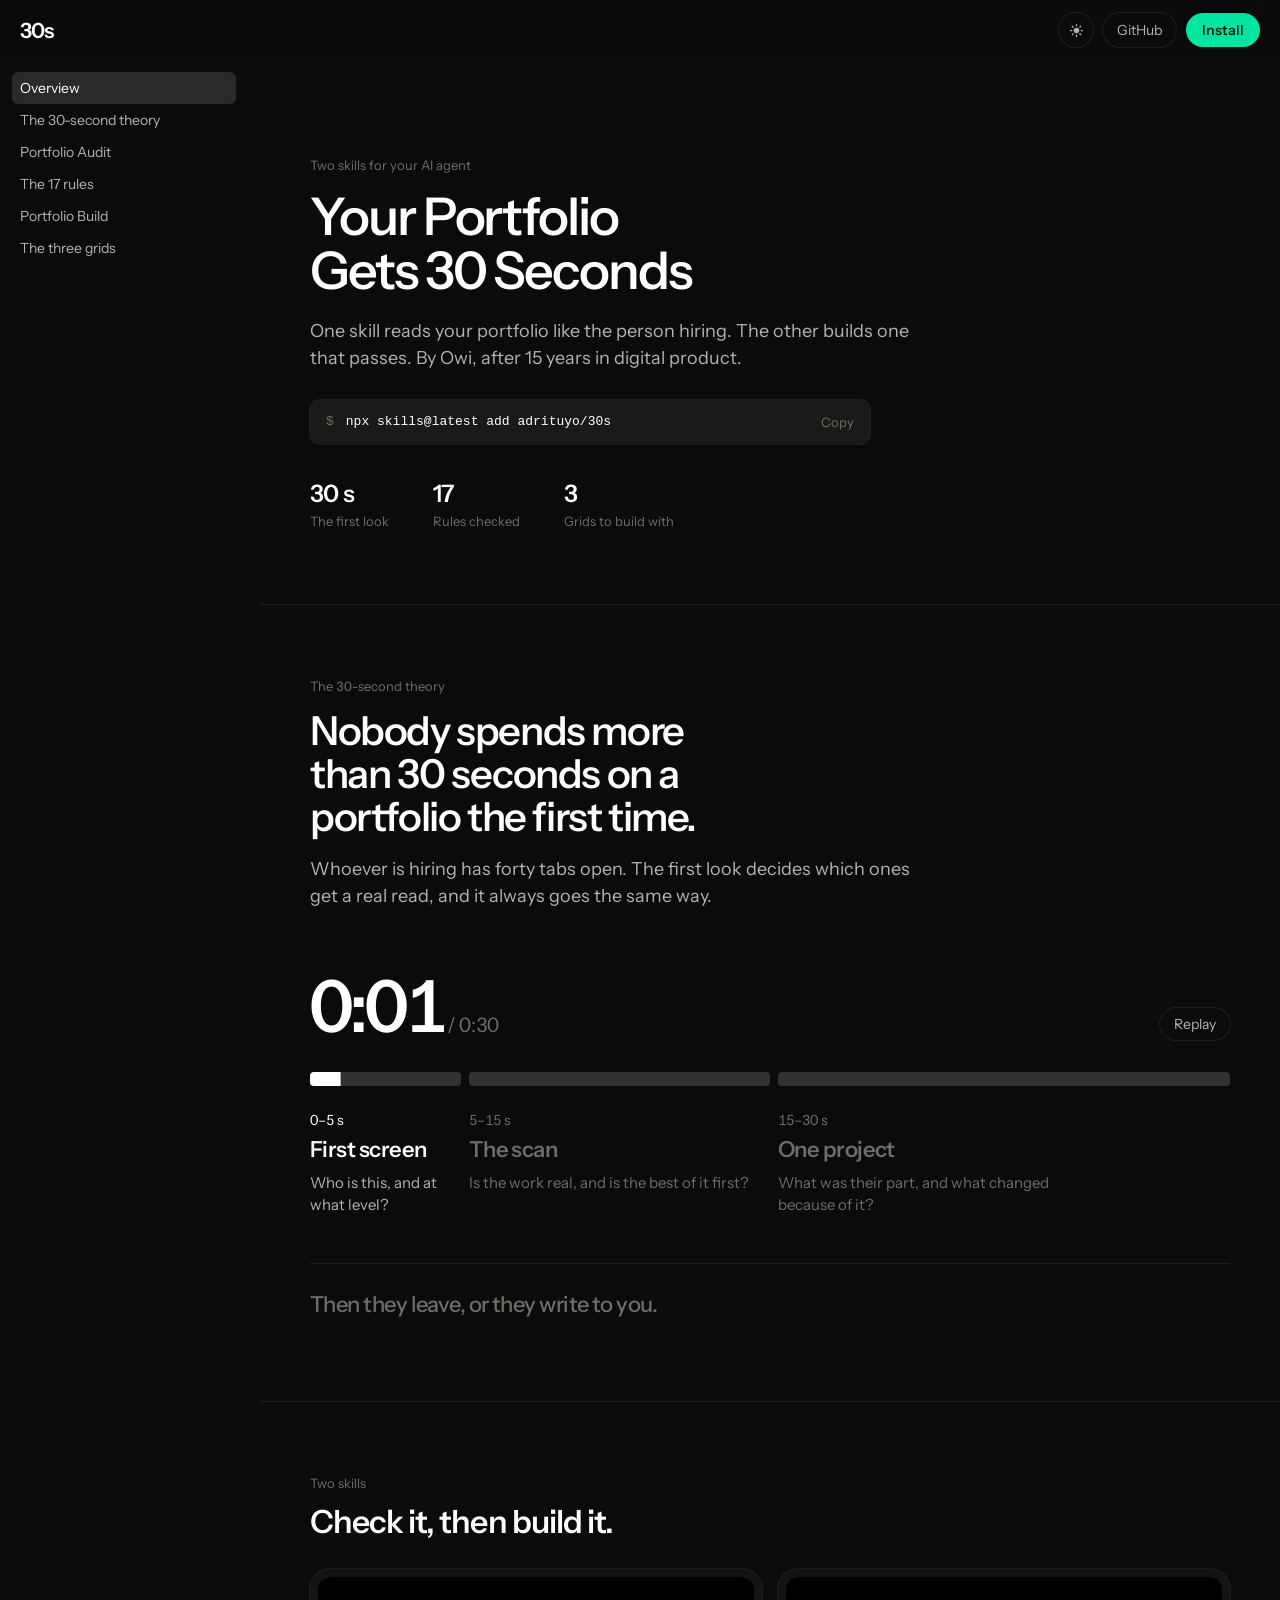
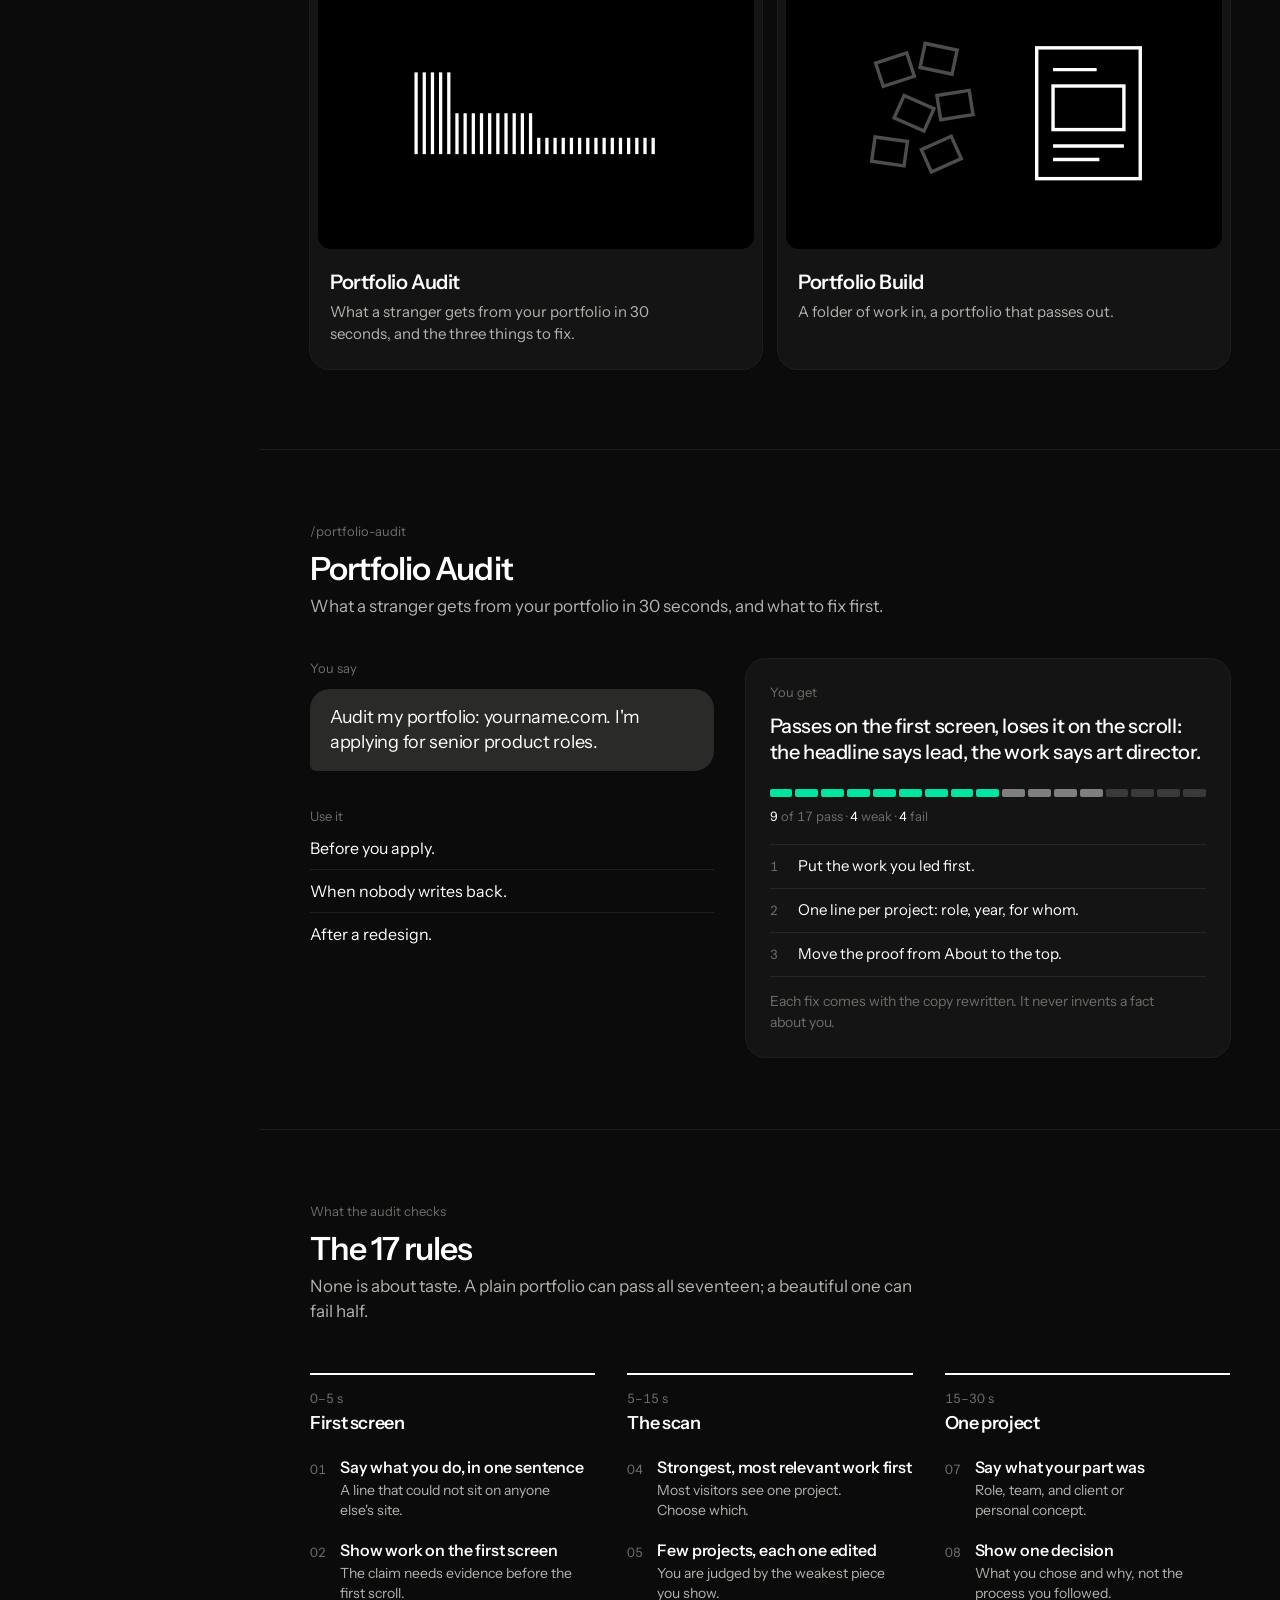
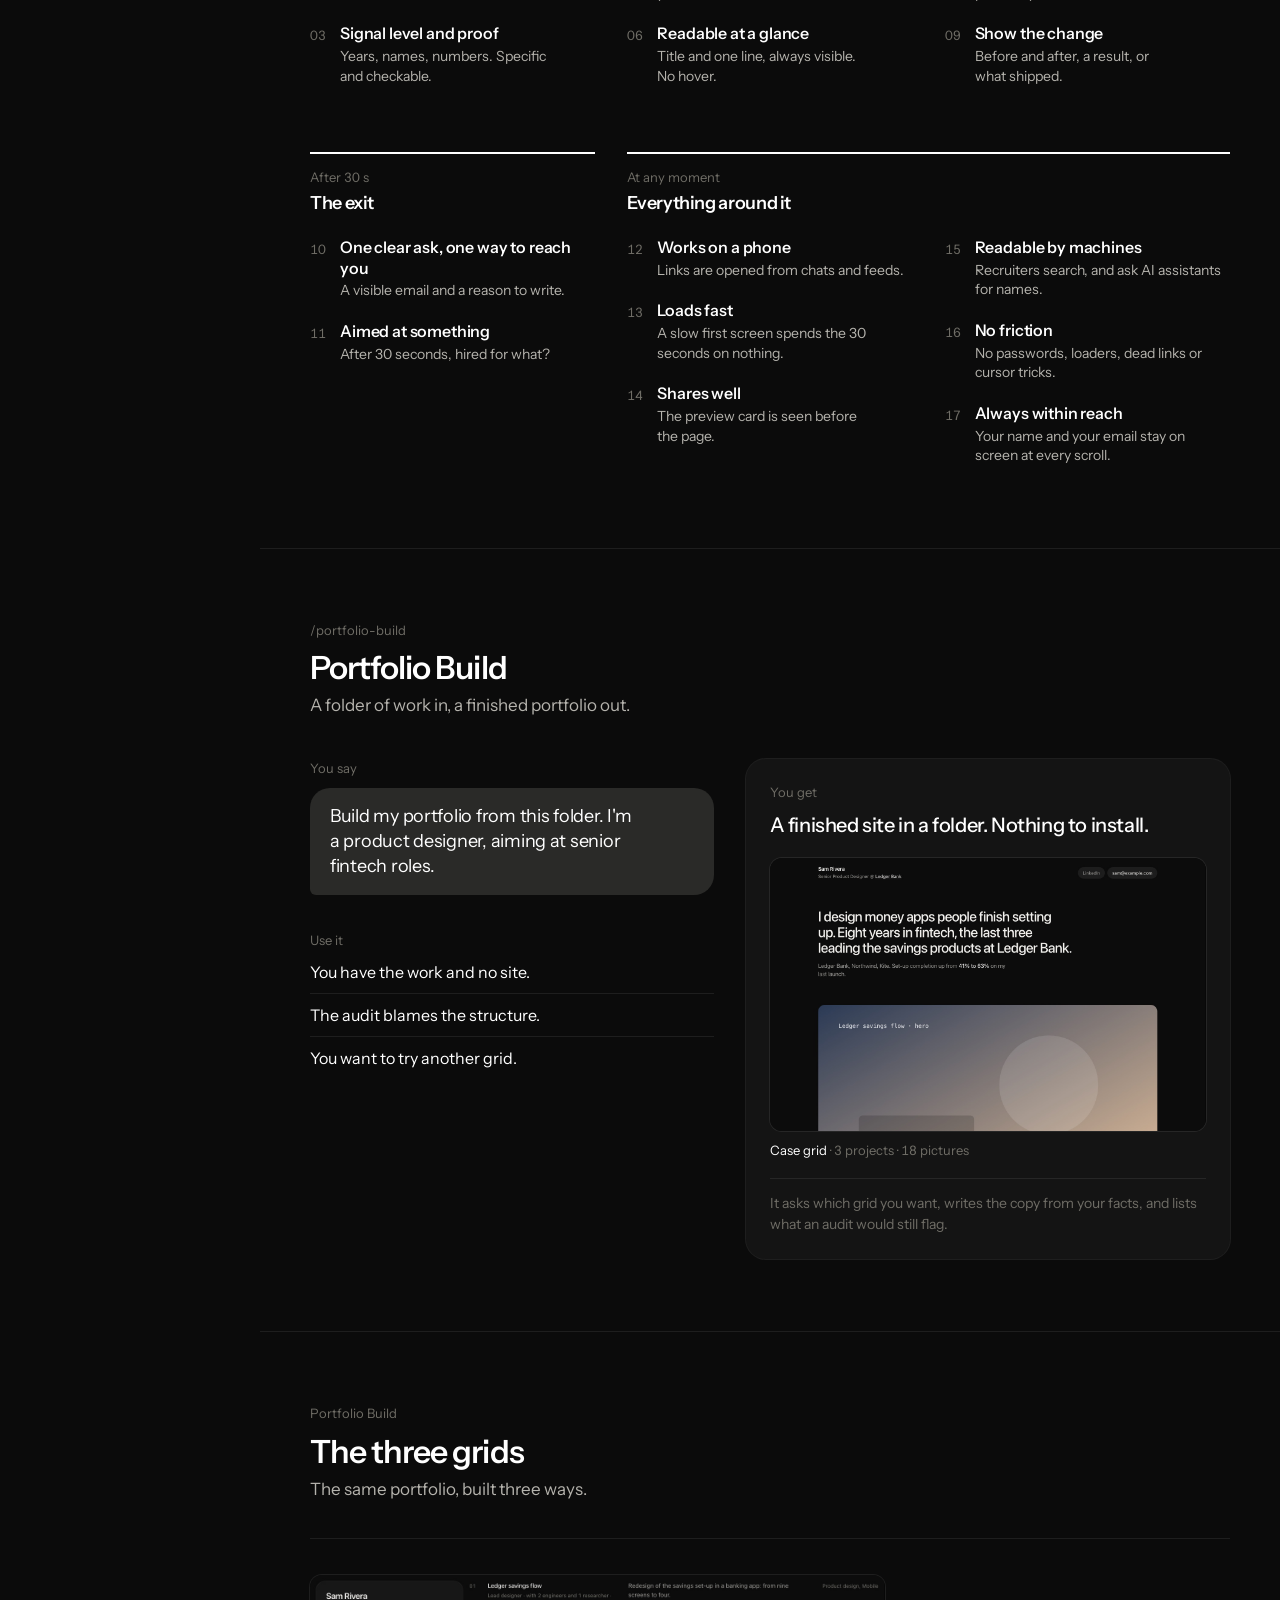
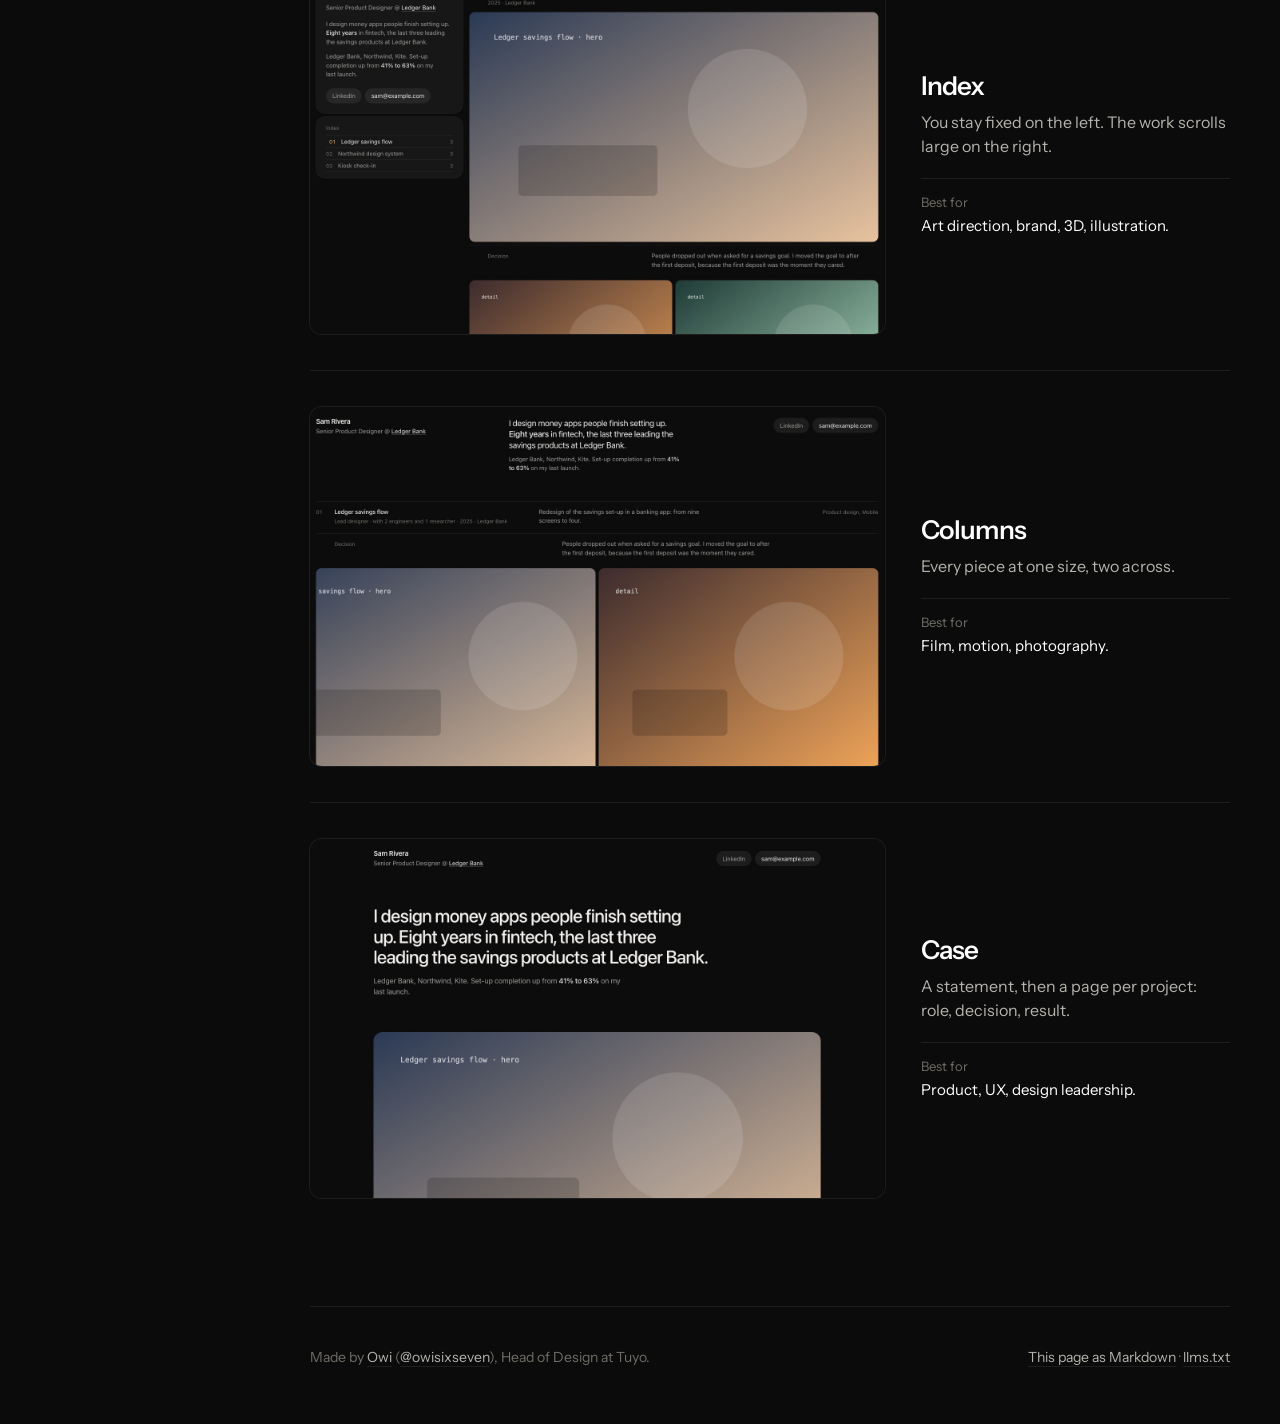
<file: site/index.html>
<!doctype html>
<html lang="en">
<head>
<meta charset="utf-8">
<meta name="viewport" content="width=device-width, initial-scale=1">
<title>Portfolio Skills — Your portfolio gets 30 seconds</title>
<meta name="description" content="Two agent skills for designers: audit your portfolio the way a reviewer reads it in 30 seconds, and build one that passes. 17 rules, 3 grids. By Owi.">
<link rel="canonical" href="https://30s.design/">
<link rel="icon" href="/favicon.svg" type="image/svg+xml">
<meta property="og:url" content="https://30s.design/">
<meta property="og:type" content="website">
<meta property="og:image" content="https://30s.design/og.jpg">
<meta property="og:image:width" content="1200">
<meta property="og:image:height" content="630">
<meta property="og:title" content="Portfolio Skills — Your portfolio gets 30 seconds">
<meta property="og:description" content="Audit your portfolio the way a reviewer reads it in 30 seconds, and build one that passes. 17 rules, 3 grids.">
<meta name="twitter:card" content="summary_large_image">
<meta name="twitter:site" content="@owisixseven">
<meta name="twitter:creator" content="@owisixseven">
<meta name="twitter:title" content="Portfolio Skills — Your portfolio gets 30 seconds">
<meta name="twitter:description" content="Audit your portfolio the way a reviewer reads it in 30 seconds, and build one that passes. 17 rules, 3 grids.">
<meta name="twitter:image" content="https://30s.design/og.jpg">
<meta property="og:site_name" content="Portfolio Skills">
<meta property="og:locale" content="en_US">
<meta property="og:image:alt" content="Portfolio Skills: audit and build a portfolio that gets read, by Owi">
<meta name="author" content="Owi">
<meta name="robots" content="index, follow, max-image-preview:large, max-snippet:-1">
<meta name="theme-color" content="#0b0b0b">
<link rel="author" href="https://theartofvisual.com/about/">
<link rel="me" href="https://x.com/owisixseven">
<link rel="alternate" type="text/markdown" href="https://30s.design/index.md" title="This page as Markdown">
<link rel="sitemap" type="application/xml" href="/sitemap.xml">
<script type="application/ld+json">{"@context": "https://schema.org", "@graph": [{"@type": "WebSite", "@id": "https://30s.design/#site", "url": "https://30s.design/", "name": "Portfolio Skills", "alternateName": "30s.design", "inLanguage": "en", "publisher": {"@id": "https://theartofvisual.com/#owi"}}, {"@type": "WebPage", "@id": "https://30s.design/#page", "url": "https://30s.design/", "name": "Portfolio Skills — Your portfolio gets 30 seconds", "description": "Two agent skills for designers: audit your portfolio the way a reviewer reads it in 30 seconds, and build one that passes. 17 rules, 3 grids. By Owi.", "inLanguage": "en", "isPartOf": {"@id": "https://30s.design/#site"}, "about": {"@id": "https://30s.design/#skills"}, "author": {"@id": "https://theartofvisual.com/#owi"}, "primaryImageOfPage": {"@type": "ImageObject", "url": "https://30s.design/og.jpg", "width": 1200, "height": 630}, "datePublished": "2026-11-18", "dateModified": "2026-11-18"}, {"@type": "SoftwareSourceCode", "@id": "https://30s.design/#skills", "name": "Portfolio Skills", "description": "Two agent skills for design portfolios: Portfolio Audit, a 30-second audit against 17 rules, and Portfolio Build, which builds a portfolio in one of three grids.", "url": "https://30s.design/", "codeRepository": "https://github.com/adrituyo/30s", "license": "https://opensource.org/license/mit", "programmingLanguage": "Python", "runtimePlatform": "AI agents that load skills", "isAccessibleForFree": true, "author": {"@id": "https://theartofvisual.com/#owi"}, "keywords": "design portfolio, portfolio audit, portfolio review, agent skills, Claude skills, 30-second test"}, {"@type": "ItemList", "@id": "https://30s.design/#rules", "name": "The 17 rules of the 30-second portfolio audit", "numberOfItems": 17, "itemListElement": [{"@type": "ListItem", "position": 1, "name": "Say what you do, in one sentence", "description": "A line that could not sit on anyone else's site."}, {"@type": "ListItem", "position": 2, "name": "Show work on the first screen", "description": "The claim needs evidence before the first scroll."}, {"@type": "ListItem", "position": 3, "name": "Signal level and proof", "description": "Years, names, numbers. Specific and checkable."}, {"@type": "ListItem", "position": 4, "name": "Strongest, most relevant work first", "description": "Most visitors see one project. Choose which."}, {"@type": "ListItem", "position": 5, "name": "Few projects, each one edited", "description": "You are judged by the weakest piece you show."}, {"@type": "ListItem", "position": 6, "name": "Readable at a glance", "description": "Title and one line, always visible. No hover."}, {"@type": "ListItem", "position": 7, "name": "Say what your part was", "description": "Role, team, and client or personal concept."}, {"@type": "ListItem", "position": 8, "name": "Show one decision", "description": "What you chose and why, not the process you followed."}, {"@type": "ListItem", "position": 9, "name": "Show the change", "description": "Before and after, a result, or what shipped."}, {"@type": "ListItem", "position": 10, "name": "One clear ask, one way to reach you", "description": "A visible email and a reason to write."}, {"@type": "ListItem", "position": 11, "name": "Aimed at something", "description": "After 30 seconds, hired for what?"}, {"@type": "ListItem", "position": 12, "name": "Works on a phone", "description": "Links are opened from chats and feeds."}, {"@type": "ListItem", "position": 13, "name": "Loads fast", "description": "A slow first screen spends the 30 seconds on nothing."}, {"@type": "ListItem", "position": 14, "name": "Shares well", "description": "The preview card is seen before the page."}, {"@type": "ListItem", "position": 15, "name": "Readable by machines", "description": "Recruiters search, and ask AI assistants for names."}, {"@type": "ListItem", "position": 16, "name": "No friction", "description": "No passwords, loaders, dead links or cursor tricks."}, {"@type": "ListItem", "position": 17, "name": "Always within reach", "description": "Your name and your email stay on screen at every scroll."}]}, {"@type": "Person", "@id": "https://theartofvisual.com/#owi", "name": "Owi", "alternateName": "Adri Garcia", "jobTitle": "Head of Design", "worksFor": {"@type": "Organization", "name": "Tuyo"}, "url": "https://theartofvisual.com/", "sameAs": ["https://x.com/owisixseven"]}]}</script>
<script>try { if (localStorage.getItem('theme') === 'light') document.documentElement.dataset.theme = 'light'; } catch (e) {}</script>
<link rel="preconnect" href="https://fonts.googleapis.com">
<link rel="preconnect" href="https://fonts.gstatic.com" crossorigin>
<link rel="stylesheet" href="https://fonts.googleapis.com/css2?family=Instrument+Sans:wght@400..600&display=swap">
<style>
:root {
  --bg: #0b0b0b; --fg: #fff; --mut: #b5b3ad; --dim: #6f6d66; --line: rgba(255, 255, 255, .08);
  --card: #141414; --card-h: #171717; --track: rgba(255, 255, 255, .16); --active: #2a2a28; --code: #1a1a18;
  --acc: #00e6a0; --acc-ink: #00130c; --ring: rgba(255, 255, 255, .08);
  --sans: "Instrument Sans", ui-sans-serif, system-ui, -apple-system, "Helvetica Neue", Arial, sans-serif;
  --mono: ui-monospace, "SF Mono", Menlo, Consolas, monospace;   /* commands only */
  --side: 260px; --ease: cubic-bezier(.23, 1, .32, 1);
  color-scheme: dark;
}
:root[data-theme="light"] {
  --bg: #f7f7f5; --fg: #111110; --mut: #55534e; --dim: #8a8880; --line: rgba(0, 0, 0, .09);
  --card: #fff; --card-h: #fff; --track: rgba(0, 0, 0, .14); --active: #e9e8e4; --code: #eeede9;
  --acc: #008f63; --acc-ink: #fff; --ring: rgba(0, 0, 0, .08);
  color-scheme: light;
}
*, *::before, *::after { box-sizing: border-box; }
html { background: var(--bg); scroll-behavior: smooth; scroll-padding-top: 76px; -webkit-text-size-adjust: 100%; }
body { margin: 0; overflow-x: clip; background: var(--bg); color: var(--fg); font: 400 16px/1.5 var(--sans); -webkit-font-smoothing: antialiased; }
h1, h2, h3, h4, p, ol, ul, pre { margin: 0; padding: 0; font: inherit; }
ol, ul { list-style: none; }
a { color: inherit; text-decoration: none; }
button { font: inherit; color: inherit; background: none; border: 0; padding: 0; cursor: pointer; }
:focus-visible { outline: 2px solid var(--acc); outline-offset: 2px; border-radius: 6px; }
.mono { font-size: 13px; color: var(--dim); font-variant-numeric: tabular-nums; }
code.slot { font: 14px var(--mono); color: var(--mut); }

/* ── Top bar ── */
.bar { position: fixed; inset: 0 0 auto 0; height: 60px; z-index: 10; display: flex; align-items: center; gap: 10px; padding: 0 20px 0 14px; background: color-mix(in srgb, var(--bg) 86%, transparent); backdrop-filter: blur(12px); -webkit-backdrop-filter: blur(12px); }
.logo { padding: 0 6px; font-size: 21px; font-weight: 600; letter-spacing: -.045em; line-height: 1; }
.bar .sp { flex: 1; }
.ib { width: 34px; height: 34px; border-radius: 50%; display: grid; place-items: center; color: var(--mut); box-shadow: 0 0 0 1px var(--ring); transition: color .2s, background .2s; }
.ib:hover { color: var(--fg); background: var(--active); }
.ghost { height: 34px; padding: 0 14px; border-radius: 100px; display: inline-flex; align-items: center; font-size: 14px; color: var(--mut); box-shadow: 0 0 0 1px var(--ring); transition: color .2s, background .2s; }
.ghost:hover { color: var(--fg); background: var(--active); }
.cta { height: 34px; padding: 0 16px; border-radius: 100px; display: inline-flex; align-items: center; font-size: 14px; font-weight: 550; background: var(--acc); color: var(--acc-ink); transition: filter .2s; }
.cta:hover { filter: brightness(1.08); }
.menu { display: none; }

/* ── Sidebar ── */
.side { position: fixed; top: 60px; bottom: 0; left: 0; width: var(--side); padding: 12px 24px 24px 12px; overflow-y: auto; scrollbar-width: thin; }
.side a { display: flex; align-items: center; height: 32px; padding: 0 8px; border-radius: 6px; font-size: 14px; color: var(--mut); transition: color .15s, background .15s; }
.side a:hover { color: var(--fg); }
.side a.on { color: var(--fg); background: var(--active); }

/* ── Page ── */
main { margin-left: var(--side); min-height: 100vh; padding: 60px 0 0; }
.wrap { max-width: 984px; margin: 0 auto; padding: 0 32px; }
.hero { position: relative; padding: 96px 0 72px; }
.hero .wrap { position: relative; }
.hero h1 { font-size: 52px; line-height: 54px; font-weight: 550; letter-spacing: -.04em; max-width: 12ch; margin-top: 14px; text-wrap: balance; }
.hero .sub { margin-top: 20px; font-size: 18px; color: var(--mut); max-width: 50ch; text-wrap: pretty; }
.cmd { margin-top: 28px; display: flex; align-items: center; gap: 12px; width: min(100%, 560px); height: 44px; padding: 0 6px 0 16px; border-radius: 10px; background: var(--code); box-shadow: 0 0 0 1px var(--ring); font: 13px var(--mono); }
.cmd i { color: var(--dim); font-style: normal; }
.cmd code { flex: 1; font: inherit; white-space: nowrap; overflow: hidden; text-overflow: ellipsis; }
.cmd button { height: 32px; padding: 0 10px; border-radius: 6px; font: 13px var(--sans); color: var(--dim); transition: color .15s, background .15s; }
.cmd button:hover { color: var(--fg); background: var(--active); }
.stats { display: flex; gap: 44px; margin-top: 36px; }
.stats b { display: block; font-size: 24px; font-weight: 575; letter-spacing: -.025em; line-height: 1.2; }

/* The 30 seconds: a large clock and three solid bars, as long as each moment lasts, that fill in real time */
.tl { margin-top: 64px; }
.tl-top { display: flex; justify-content: space-between; align-items: flex-end; gap: 16px; }
.tl-clock { font-variant-numeric: tabular-nums; color: var(--dim); font-size: 20px; letter-spacing: -.02em; }
.tl-clock b { font-size: 72px; line-height: .9; font-weight: 550; letter-spacing: -.05em; color: var(--fg); }
.tl-top button { height: 32px; padding: 0 14px; border-radius: 100px; font-size: 14px; color: var(--mut); box-shadow: 0 0 0 1px var(--ring); transition: color .2s, background .2s; }
.tl-top button:hover { color: var(--fg); background: var(--active); }
.tl-ph { display: grid; grid-template-columns: 5fr 10fr 15fr; gap: 8px; margin-top: 32px; }
.tl-ph li { --q: 0; min-width: 0; padding-right: 20px; color: var(--dim); transition: color .4s var(--ease); }
.tl-ph i { display: block; position: relative; height: 14px; margin: 0 -20px 24px 0; border-radius: 4px; overflow: hidden; background: var(--track); }
.tl-ph i::after { content: ""; position: absolute; inset: 0; background: var(--fg); transform-origin: 0 50%; transform: scaleX(var(--q)); }
.tl-ph span { display: block; font-size: 14px; font-variant-numeric: tabular-nums; }
.tl-ph b { display: block; margin-top: 6px; font-size: 22px; line-height: 1.2; font-weight: 575; letter-spacing: -.025em; }
.tl-ph p { margin-top: 8px; font-size: 15px; line-height: 1.45; max-width: 32ch; text-wrap: pretty; }
.tl-ph li.done { color: var(--mut); }
.tl-ph li.now { color: var(--fg); }
.tl-ph li.now p { color: var(--mut); }
.tl-end { margin-top: 48px; padding-top: 24px; border-top: 1px solid var(--line); font-size: 22px; font-weight: 500; letter-spacing: -.025em; color: var(--dim); transition: color .4s var(--ease); }
.tl.over .tl-end { color: var(--fg); }



.sec { padding: 72px 0 80px; border-top: 1px solid var(--line); }
.sec h2 { font-size: 32px; line-height: 1.15; font-weight: 575; letter-spacing: -.03em; }
.duo { display: grid; grid-template-columns: repeat(2, minmax(0, 1fr)); gap: 16px; margin-top: 28px; }
.lede { margin-top: 6px; font-size: 17px; color: var(--mut); max-width: 60ch; text-wrap: pretty; }

.cardk { display: flex; flex-direction: column; padding: 8px; border-radius: 20px; background: var(--card); box-shadow: 0 0 0 1px var(--ring); transition: background .2s var(--ease), box-shadow .2s var(--ease); }
.cardk:hover { background: var(--card-h); box-shadow: 0 0 0 1px var(--ring), 0 8px 24px rgba(0, 0, 0, .12); }
/* The pictures: white marks on black, as few as say the idea. The same in light and dark. */
.well { aspect-ratio: 16 / 10; border-radius: 13px; display: block; overflow: hidden; background: #000; }
.well svg { display: block; width: 100%; height: 100%; }
.well .w { fill: #fff; } .well .g { fill: #4d4d4d; }
.well .sw, .well .sg { fill: none; stroke: #fff; stroke-width: 1.25; } .well .sg { stroke: #4d4d4d; }
.cardk h3 { font-size: 20px; font-weight: 575; letter-spacing: -.02em; padding: 18px 12px 0; }
.cardk p { font-size: 15px; line-height: 1.45; color: var(--mut); padding: 4px 12px 16px; max-width: 38ch; text-wrap: pretty; }

/* ── Detail sections ── */
.detail { padding: 72px 0; border-top: 1px solid var(--line); }
.detail .kicker { display: block; margin-bottom: 10px; }
.detail h2 { font-size: 32px; line-height: 1.15; font-weight: 575; letter-spacing: -.03em; }
/* The theory: the thesis in large type, then the 30 seconds played out */
.theory { padding: 72px 0 80px; border-top: 1px solid var(--line); }
.theory .kicker { display: block; margin-bottom: 12px; }
.theory h2 { font-size: 40px; line-height: 1.08; font-weight: 550; letter-spacing: -.035em; max-width: 19ch; text-wrap: balance; }
.theory .lede { margin-top: 18px; font-size: 18px; max-width: 52ch; }

/* A skill, as a use: what you say on the left, what comes back on the right */
.lab { display: block; margin-bottom: 10px; font-size: 13px; color: var(--dim); }
.flow { display: grid; grid-template-columns: minmax(0, 5fr) minmax(0, 6fr); gap: 32px; margin-top: 40px; align-items: start; }
.ask { padding: 16px 20px; border-radius: 20px 20px 20px 6px; background: var(--active); font-size: 18px; line-height: 1.38; letter-spacing: -.015em; text-wrap: pretty; }
.ask + .lab { margin-top: 36px; }
.when li { padding: 9px 0; border-top: 1px solid var(--line); font-size: 16px; }
.when li:first-child { border-top: 0; padding-top: 0; }
.fixes li { display: grid; grid-template-columns: 28px minmax(0, 1fr); padding: 10px 0; border-top: 1px solid var(--line); font-size: 15px; }
.fixes i { font-size: 13px; line-height: 1.75; font-style: normal; color: var(--dim); font-variant-numeric: tabular-nums; }
.get { padding: 24px; border-radius: 20px; background: var(--card); box-shadow: 0 0 0 1px var(--ring); }
.verdict { font-size: 20px; line-height: 1.3; font-weight: 500; letter-spacing: -.02em; text-wrap: pretty; }
.score { display: flex; gap: 3px; margin-top: 24px; }
.score i { flex: 1; height: 8px; border-radius: 2px; background: var(--track); }
.score .p { background: var(--acc); } .score .w { background: color-mix(in srgb, var(--fg) 46%, transparent); }
.get .shot { margin-top: 20px; }
.legend { margin: 10px 0 18px; font-size: 13px; color: var(--dim); font-variant-numeric: tabular-nums; }
.legend b { font-weight: 400; color: var(--fg); }
.more { padding-top: 14px; border-top: 1px solid var(--line); font-size: 14px; color: var(--dim); text-wrap: pretty; }


/* The rules: a column per moment, under a line like the ones in the clock. No boxes. */
.rules { display: grid; grid-template-columns: repeat(3, minmax(0, 1fr)); gap: 56px 32px; margin-top: 48px; }
.rules section { min-width: 0; }
.rules .wide { grid-column: span 2; }
.rules header { padding: 14px 0 10px; border-top: 2px solid var(--fg); }
.rules header span { display: block; font-size: 13px; color: var(--dim); font-variant-numeric: tabular-nums; }
.rules h3 { margin-top: 2px; font-size: 18px; font-weight: 575; letter-spacing: -.02em; }
.rules .wide ol { columns: 2; column-gap: 32px; }
.rules li { display: grid; grid-template-columns: 30px minmax(0, 1fr); padding: 10px 0; break-inside: avoid; }
.rules li i { font-size: 13px; line-height: 1.85; font-style: normal; color: var(--dim); font-variant-numeric: tabular-nums; }
.rules li b { display: block; font-size: 16px; line-height: 1.3; font-weight: 550; letter-spacing: -.01em; }
.rules li span { display: block; margin-top: 3px; font-size: 14px; line-height: 1.4; color: var(--mut); text-wrap: pretty; }


/* The grids: a real first screen of each, large, with what it is for */
.shot { border-radius: 12px; overflow: hidden; background: #0c0c0c; box-shadow: 0 0 0 1px var(--ring); }
.shot img { display: block; width: 100%; height: auto; }
.gridrow { display: grid; grid-template-columns: minmax(0, 13fr) minmax(0, 7fr); gap: 36px; align-items: center; padding: 36px 0; border-top: 1px solid var(--line); scroll-margin-top: 60px; }
.gridrow:first-of-type { margin-top: 36px; }
.gridrow h3 { font-size: 26px; line-height: 1.15; font-weight: 575; letter-spacing: -.03em; }
.gridrow p { margin-top: 8px; color: var(--mut); text-wrap: pretty; }
.gridrow .for { margin-top: 20px; padding-top: 14px; border-top: 1px solid var(--line); color: var(--fg); font-size: 15px; }
.gridrow .for span { display: block; margin-bottom: 2px; font-size: 13px; color: var(--dim); }
.foot { padding: 40px 0 56px; border-top: 1px solid var(--line); display: flex; justify-content: space-between; gap: 24px; flex-wrap: wrap; font-size: 14px; color: var(--dim); }
.foot a { color: var(--mut); border-bottom: 1px solid var(--line); }
.foot a:hover { color: var(--fg); }

@media (max-width: 1100px) {
  .rules { grid-template-columns: repeat(2, minmax(0, 1fr)); }
  .gridrow { grid-template-columns: 1fr; gap: 20px; }
}
@media (max-width: 860px) {
  .menu { display: grid; }
  .side { transform: translateX(-100%); transition: transform .3s var(--ease); background: var(--bg); z-index: 9; width: min(84vw, 300px); }
  .open .side { transform: none; box-shadow: 24px 0 60px rgba(0, 0, 0, .35); }
  main { margin-left: 0; }
  .wrap { padding: 0 16px; }
  .bar { padding: 0 12px; }
  .ghost { display: none; }
  .hero { padding: 40px 0 48px; }
  .hero h1 { font-size: 36px; line-height: 40px; }
  .hero .sub { font-size: 17px; }
  .stats { gap: 24px; }
  .stats span { display: block; max-width: 11ch; }
  .cmd { width: 100%; }
  .tl { margin-top: 44px; }
  .tl-clock b { font-size: 56px; }
  .tl-ph { grid-template-columns: 1fr; gap: 28px; margin-top: 28px; }
  .tl-ph li { padding-right: 0; }
  .tl-ph i { height: 10px; margin: 0 0 14px; }
  .tl-end { margin-top: 36px; font-size: 19px; }
  .flow { grid-template-columns: 1fr; margin-top: 32px; gap: 28px; }
  .theory { padding: 48px 0 56px; }
  .theory h2 { font-size: 30px; }
  .get { padding: 20px; }
  .sec, .detail { padding: 56px 0; }
  .sec h2, .detail h2 { font-size: 28px; }
  .rules { gap: 40px 24px; }
}
@media (max-width: 620px) {
  .duo, .rules { grid-template-columns: 1fr; }
  .rules .wide { grid-column: auto; }
  .rules .wide ol { columns: 1; }
}
@media (prefers-reduced-motion: reduce) { html { scroll-behavior: auto; } *, *::before, *::after { animation: none !important; transition: none !important; } }
</style>
</head>
<body>

<header class="bar">
  <button class="ib menu" aria-label="Menu" aria-expanded="false"><svg width="16" height="16" viewBox="0 0 16 16" aria-hidden="true"><path d="M2 5h12M2 11h12" stroke="currentColor" stroke-width="1.5" stroke-linecap="round"/></svg></button>
  <a class="logo" href="#top" aria-label="30s, Portfolio Skills">30s</a>
  <span class="sp"></span>
  <button class="ib" id="theme" aria-label="Switch between light and dark"><svg width="15" height="15" viewBox="0 0 24 24" aria-hidden="true"><circle cx="12" cy="12" r="4.4" fill="currentColor"/><path stroke="currentColor" stroke-width="2" stroke-linecap="round" d="M12 2.500v2M12 19.500v2M2.500 12h2M19.500 12h2M5.300 5.300l1.400 1.400M17.300 17.300l1.400 1.400M5.300 18.700l1.400-1.400M17.300 6.700l1.400-1.400"/></svg></button>
  <a class="ghost" href="https://github.com/adrituyo/30s" data-repo>GitHub</a>
  <a class="cta" href="#install">Install</a>
</header>

<nav class="side" aria-label="Sections">
  <a href="#top" class="on">Overview</a>
  <a href="#theory">The 30-second theory</a>
  <a href="#audit">Portfolio Audit</a>
  <a href="#rules">The 17 rules</a>
  <a href="#build">Portfolio Build</a>
  <a href="#grids">The three grids</a>
</nav>

<main id="top">
  <section class="hero">
    <div class="wrap">
      <p class="mono">Two skills for your AI agent</p>
      <h1>Your Portfolio Gets 30 Seconds</h1>
      <p class="sub">One skill reads your portfolio like the person hiring. The other builds one that passes. By Owi, after 15 years in digital product.</p>
      <div class="cmd" id="install"><i>$</i><code>npx skills@latest add adrituyo/30s</code><button type="button" data-copy="npx skills@latest add adrituyo/30s">Copy</button></div>
      <div class="stats">
        <div><b>30 s</b><span class="mono">The first look</span></div>
        <div><b>17</b><span class="mono">Rules checked</span></div>
        <div><b>3</b><span class="mono">Grids to build with</span></div>
      </div>
    </div>
  </section>

  <section class="theory" id="theory">
    <div class="wrap">
      <span class="mono kicker">The 30-second theory</span>
      <h2>Nobody spends more than 30 seconds on a portfolio the first time.</h2>
      <p class="lede">Whoever is hiring has forty tabs open. The first look decides which ones get a real read, and it always goes the same way.</p>
      <div class="tl" id="tl" role="img" aria-label="The first 30 seconds of a visit: 0 to 5 seconds on the first screen, 5 to 15 scanning, 15 to 30 on one project, then they leave or they write.">
        <div class="tl-top"><p class="tl-clock"><b id="tl-t">0:00</b> / 0:30</p><button type="button" id="tl-re">Replay</button></div>
        <ol class="tl-ph">
          <li data-from="0" data-to="5"><i></i><span>0–5 s</span><b>First screen</b><p>Who is this, and at what level?</p></li>
          <li data-from="5" data-to="15"><i></i><span>5–15 s</span><b>The scan</b><p>Is the work real, and is the best of it first?</p></li>
          <li data-from="15" data-to="30"><i></i><span>15–30 s</span><b>One project</b><p>What was their part, and what changed because of it?</p></li>
        </ol>
        <p class="tl-end">Then they leave, or they write to you.</p>
      </div>
    </div>
  </section>

  <section class="sec">
    <div class="wrap">
      <span class="mono kicker" style="display:block;margin-bottom:10px">Two skills</span>
      <h2>Check it, then build it.</h2>
      <div class="duo">
        <a class="cardk" href="#audit"><span class="well"><svg viewBox="0 0 160 100" aria-hidden="true"><rect class="w" x="35.4" y="35" width="1.2" height="30"/><rect class="w" x="38.4" y="35" width="1.2" height="30"/><rect class="w" x="41.4" y="35" width="1.2" height="30"/><rect class="w" x="44.4" y="35" width="1.2" height="30"/><rect class="w" x="47.4" y="35" width="1.2" height="30"/><rect class="w" x="50.4" y="50" width="1.2" height="15"/><rect class="w" x="53.4" y="50" width="1.2" height="15"/><rect class="w" x="56.4" y="50" width="1.2" height="15"/><rect class="w" x="59.4" y="50" width="1.2" height="15"/><rect class="w" x="62.4" y="50" width="1.2" height="15"/><rect class="w" x="65.4" y="50" width="1.2" height="15"/><rect class="w" x="68.4" y="50" width="1.2" height="15"/><rect class="w" x="71.4" y="50" width="1.2" height="15"/><rect class="w" x="74.4" y="50" width="1.2" height="15"/><rect class="w" x="77.4" y="50" width="1.2" height="15"/><rect class="w" x="80.4" y="59" width="1.2" height="6"/><rect class="w" x="83.4" y="59" width="1.2" height="6"/><rect class="w" x="86.4" y="59" width="1.2" height="6"/><rect class="w" x="89.4" y="59" width="1.2" height="6"/><rect class="w" x="92.4" y="59" width="1.2" height="6"/><rect class="w" x="95.4" y="59" width="1.2" height="6"/><rect class="w" x="98.4" y="59" width="1.2" height="6"/><rect class="w" x="101.4" y="59" width="1.2" height="6"/><rect class="w" x="104.4" y="59" width="1.2" height="6"/><rect class="w" x="107.4" y="59" width="1.2" height="6"/><rect class="w" x="110.4" y="59" width="1.2" height="6"/><rect class="w" x="113.4" y="59" width="1.2" height="6"/><rect class="w" x="116.4" y="59" width="1.2" height="6"/><rect class="w" x="119.4" y="59" width="1.2" height="6"/><rect class="w" x="122.4" y="59" width="1.2" height="6"/></svg></span><h3>Portfolio Audit</h3><p>What a stranger gets from your portfolio in 30 seconds, and the three things to fix.</p></a>
        <a class="cardk" href="#build"><span class="well"><svg viewBox="0 0 160 100" aria-hidden="true"><rect class="sg" x="34" y="29.5" width="12" height="9" transform="rotate(-18 40 34)"/><rect class="sg" x="50" y="25.5" width="12" height="9" transform="rotate(12 56 30)"/><rect class="sg" x="41" y="45.5" width="12" height="9" transform="rotate(24 47 50)"/><rect class="sg" x="56" y="42.5" width="12" height="9" transform="rotate(-9 62 47)"/><rect class="sg" x="32" y="59.5" width="12" height="9" transform="rotate(8 38 64)"/><rect class="sg" x="51" y="60.5" width="12" height="9" transform="rotate(-24 57 65)"/><rect class="sw" x="92" y="26" width="38" height="48"/><path class="sw" d="M98 34h16"/><rect class="sw" x="98" y="40" width="26" height="16"/><path class="sw" d="M98 62h26M98 67h17"/></svg></span><h3>Portfolio Build</h3><p>A folder of work in, a portfolio that passes out.</p></a>
      </div>
    </div>
  </section>

  <section class="detail" id="audit">
    <div class="wrap">
      <span class="mono kicker">/portfolio-audit</span>
      <h2>Portfolio Audit</h2>
      <p class="lede">What a stranger gets from your portfolio in 30 seconds, and what to fix first.</p>
      <div class="flow">
        <div>
          <span class="lab">You say</span>
          <p class="ask">Audit my portfolio: yourname.com. I'm applying for senior product roles.</p>
          <span class="lab">Use it</span>
          <ul class="when">
            <li>Before you apply.</li>
            <li>When nobody writes back.</li>
            <li>After a redesign.</li>
          </ul>
        </div>
        <div class="get">
          <span class="lab">You get</span>
          <p class="verdict">Passes on the first screen, loses it on the scroll: the headline says lead, the work says art director.</p>
          <div class="score" aria-hidden="true"><i class="p"></i><i class="p"></i><i class="p"></i><i class="p"></i><i class="p"></i><i class="p"></i><i class="p"></i><i class="p"></i><i class="p"></i><i class="w"></i><i class="w"></i><i class="w"></i><i class="w"></i><i></i><i></i><i></i><i></i></div>
          <p class="legend"><b>9</b> of 17 pass · <b>4</b> weak · <b>4</b> fail</p>
          <ol class="fixes">
            <li><i>1</i><span>Put the work you led first.</span></li>
            <li><i>2</i><span>One line per project: role, year, for whom.</span></li>
            <li><i>3</i><span>Move the proof from About to the top.</span></li>
          </ol>
          <p class="more">Each fix comes with the copy rewritten. It never invents a fact about you.</p>
        </div>
      </div>
    </div>
  </section>

  <section class="detail" id="rules">
    <div class="wrap">
      <span class="mono kicker">What the audit checks</span>
      <h2>The 17 rules</h2>
      <p class="lede">None is about taste. A plain portfolio can pass all seventeen; a beautiful one can fail half.</p>
      <div class="rules">
        <section><header><span>0–5 s</span><h3>First screen</h3></header><ol>
          <li><i>01</i><div><b>Say what you do, in one sentence</b><span>A line that could not sit on anyone else's site.</span></div></li>
          <li><i>02</i><div><b>Show work on the first screen</b><span>The claim needs evidence before the first scroll.</span></div></li>
          <li><i>03</i><div><b>Signal level and proof</b><span>Years, names, numbers. Specific and checkable.</span></div></li>
        </ol></section>
        <section><header><span>5–15 s</span><h3>The scan</h3></header><ol>
          <li><i>04</i><div><b>Strongest, most relevant work first</b><span>Most visitors see one project. Choose which.</span></div></li>
          <li><i>05</i><div><b>Few projects, each one edited</b><span>You are judged by the weakest piece you show.</span></div></li>
          <li><i>06</i><div><b>Readable at a glance</b><span>Title and one line, always visible. No hover.</span></div></li>
        </ol></section>
        <section><header><span>15–30 s</span><h3>One project</h3></header><ol>
          <li><i>07</i><div><b>Say what your part was</b><span>Role, team, and client or personal concept.</span></div></li>
          <li><i>08</i><div><b>Show one decision</b><span>What you chose and why, not the process you followed.</span></div></li>
          <li><i>09</i><div><b>Show the change</b><span>Before and after, a result, or what shipped.</span></div></li>
        </ol></section>
        <section><header><span>After 30 s</span><h3>The exit</h3></header><ol>
          <li><i>10</i><div><b>One clear ask, one way to reach you</b><span>A visible email and a reason to write.</span></div></li>
          <li><i>11</i><div><b>Aimed at something</b><span>After 30 seconds, hired for what?</span></div></li>
        </ol></section>
        <section class="wide"><header><span>At any moment</span><h3>Everything around it</h3></header><ol>
          <li><i>12</i><div><b>Works on a phone</b><span>Links are opened from chats and feeds.</span></div></li>
          <li><i>13</i><div><b>Loads fast</b><span>A slow first screen spends the 30 seconds on nothing.</span></div></li>
          <li><i>14</i><div><b>Shares well</b><span>The preview card is seen before the page.</span></div></li>
          <li><i>15</i><div><b>Readable by machines</b><span>Recruiters search, and ask AI assistants for names.</span></div></li>
          <li><i>16</i><div><b>No friction</b><span>No passwords, loaders, dead links or cursor tricks.</span></div></li>
          <li><i>17</i><div><b>Always within reach</b><span>Your name and your email stay on screen at every scroll.</span></div></li>
        </ol></section>
      </div>
    </div>
  </section>

  <section class="detail" id="build">
    <div class="wrap">
      <span class="mono kicker">/portfolio-build</span>
      <h2>Portfolio Build</h2>
      <p class="lede">A folder of work in, a finished portfolio out.</p>
      <div class="flow">
        <div>
          <span class="lab">You say</span>
          <p class="ask">Build my portfolio from this folder. I'm a product designer, aiming at senior fintech roles.</p>
          <span class="lab">Use it</span>
          <ul class="when">
            <li>You have the work and no site.</li>
            <li>The audit blames the structure.</li>
            <li>You want to try another grid.</li>
          </ul>
        </div>
        <div class="get">
          <span class="lab">You get</span>
          <p class="verdict">A finished site in a folder. Nothing to install.</p>
          <div class="shot"><img src="grids/case.jpg" width="1440" height="900" alt="The first screen of a portfolio built with the case grid: a large statement, then the first project." loading="lazy"></div>
          <p class="legend"><b>Case grid</b> · 3 projects · 18 pictures</p>
          <p class="more">It asks which grid you want, writes the copy from your facts, and lists what an audit would still flag.</p>
        </div>
      </div>
    </div>
  </section>

  <section class="detail" id="grids">
    <div class="wrap">
      <span class="mono kicker">Portfolio Build</span>
      <h2>The three grids</h2>
      <p class="lede">The same portfolio, built three ways.</p>
      <article class="gridrow" id="grid-index">
        <div class="shot"><img src="grids/index.jpg" width="1440" height="900" alt="The index grid: a profile card fixed on the left, the first project large on the right." loading="lazy"></div>
        <div>
          <h3>Index</h3>
          <p>You stay fixed on the left. The work scrolls large on the right.</p>
          <p class="for"><span>Best for</span>Art direction, brand, 3D, illustration.</p>
        </div>
      </article>
      <article class="gridrow" id="grid-columns">
        <div class="shot"><img src="grids/columns.jpg" width="1440" height="900" alt="The columns grid: a short header with the headline, then two pictures side by side." loading="lazy"></div>
        <div>
          <h3>Columns</h3>
          <p>Every piece at one size, two across.</p>
          <p class="for"><span>Best for</span>Film, motion, photography.</p>
        </div>
      </article>
      <article class="gridrow" id="grid-case">
        <div class="shot"><img src="grids/case.jpg" width="1440" height="900" alt="The case grid: a large statement, then the first project card." loading="lazy"></div>
        <div>
          <h3>Case</h3>
          <p>A statement, then a page per project: role, decision, result.</p>
          <p class="for"><span>Best for</span>Product, UX, design leadership.</p>
        </div>
      </article>
    </div>
  </section>

  <div class="wrap">
    <footer class="foot">
      <span>Made by <a href="https://theartofvisual.com">Owi</a> (<a href="https://x.com/owisixseven">@owisixseven</a>), Head of Design at Tuyo.</span>
      <span><a href="/index.md">This page as Markdown</a> · <a href="/llms.txt">llms.txt</a></span>
    </footer>
  </div>
</main>

<script>
(() => {
  const $ = (s, r = document) => r.querySelector(s), $$ = (s, r = document) => [...r.querySelectorAll(s)];
  const root = document.documentElement;

  // The 30 seconds, in real time: each line fills while the reviewer is in that moment, and it stops.
  const tl = $('#tl'), phases = $$('.tl-ph li'), clock = $('#tl-t');
  let t0 = 0, raf = 0;
  const draw = t => {
    clock.textContent = '0:' + String(Math.min(30, Math.floor(t))).padStart(2, '0');
    phases.forEach(li => { const a = +li.dataset.from, b = +li.dataset.to; li.style.setProperty('--q', Math.max(0, Math.min(1, (t - a) / (b - a))).toFixed(4)); li.classList.toggle('now', t >= a && t < b); li.classList.toggle('done', t >= b); });
    tl.classList.toggle('over', t >= 30);
  };
  const tick = () => { const t = (Date.now() - t0) / 1000; draw(t); if (t < 30) raf = requestAnimationFrame(tick); };
  const play = () => { cancelAnimationFrame(raf); t0 = Date.now(); tick(); };
  if (matchMedia('(prefers-reduced-motion: reduce)').matches || !('IntersectionObserver' in window)) draw(30);
  else { draw(0); const io = new IntersectionObserver(es => { if (es[0].isIntersecting) { io.disconnect(); play(); } }, { threshold: .5 }); io.observe(tl); }
  $('#tl-re').addEventListener('click', play);
  document.addEventListener('visibilitychange', () => { if (t0 && !document.hidden && !tl.classList.contains('over')) { cancelAnimationFrame(raf); tick(); } });

  // Copy the install line
  $$('[data-copy]').forEach(b => b.addEventListener('click', async () => {
    try { await navigator.clipboard.writeText(b.dataset.copy); b.textContent = 'Copied'; } catch (e) { b.textContent = 'Select and copy'; }
    setTimeout(() => { b.textContent = 'Copy'; }, 1600);
  }));

  // Light and dark, remembered in this browser
  $('#theme').addEventListener('click', () => {
    const light = root.dataset.theme !== 'light';
    if (light) root.dataset.theme = 'light'; else delete root.dataset.theme;
    try { localStorage.setItem('theme', light ? 'light' : 'dark'); } catch (e) {}
  });

  // Sidebar: opens on small screens, and marks the section in view
  const menu = $('.menu');
  const toggle = open => { document.body.classList.toggle('open', open); menu.setAttribute('aria-expanded', String(open)); };
  menu.addEventListener('click', () => toggle(!document.body.classList.contains('open')));
  const links = $$('.side a');
  links.forEach(a => a.addEventListener('click', () => toggle(false)));
  const targets = links.map(a => $(a.getAttribute('href'))).filter(Boolean);
  const mark = () => {
    const y = scrollY + 140; let cur = targets[0];
    targets.forEach(t => { if (t.getBoundingClientRect().top + scrollY <= y) cur = t; });
    links.forEach(a => a.classList.toggle('on', a.getAttribute('href') === '#' + cur.id));
  };
  addEventListener('scroll', mark, { passive: true }); mark();
})();
</script>
</body>
</html>
</file>
